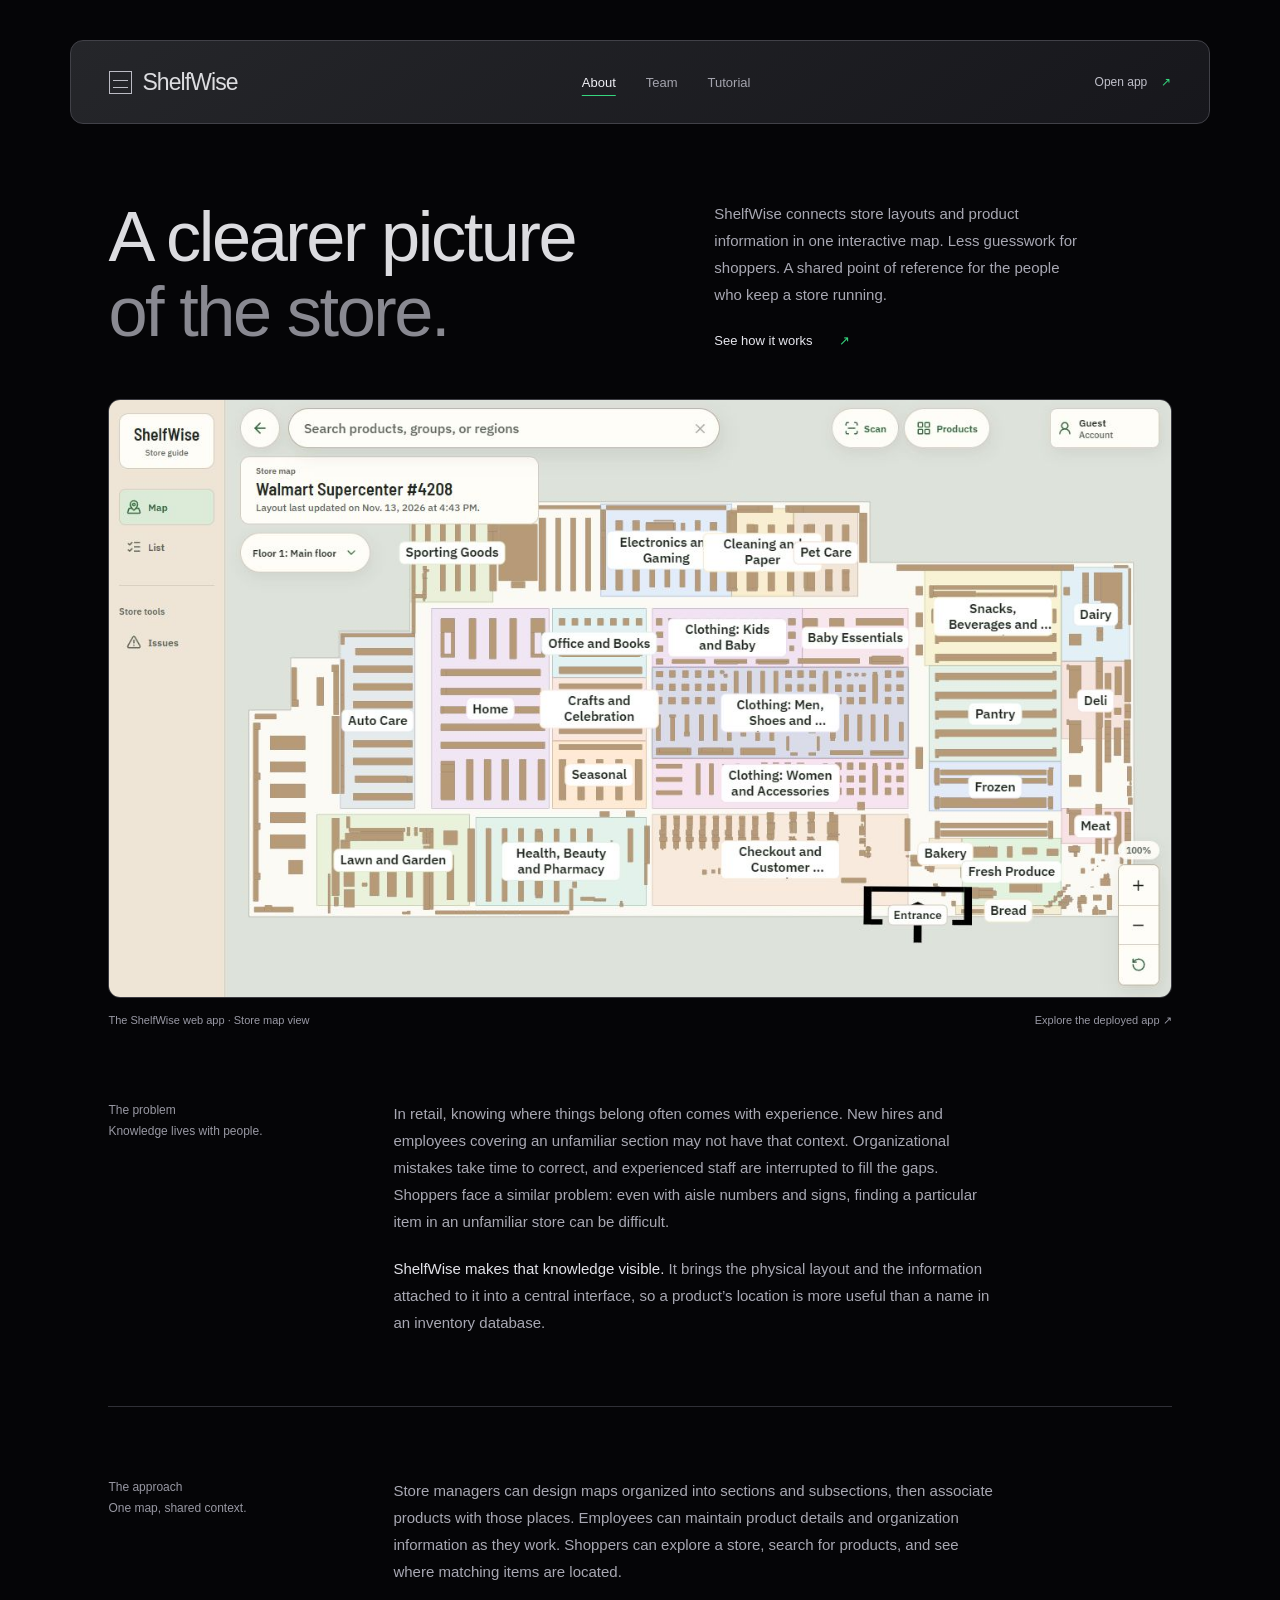
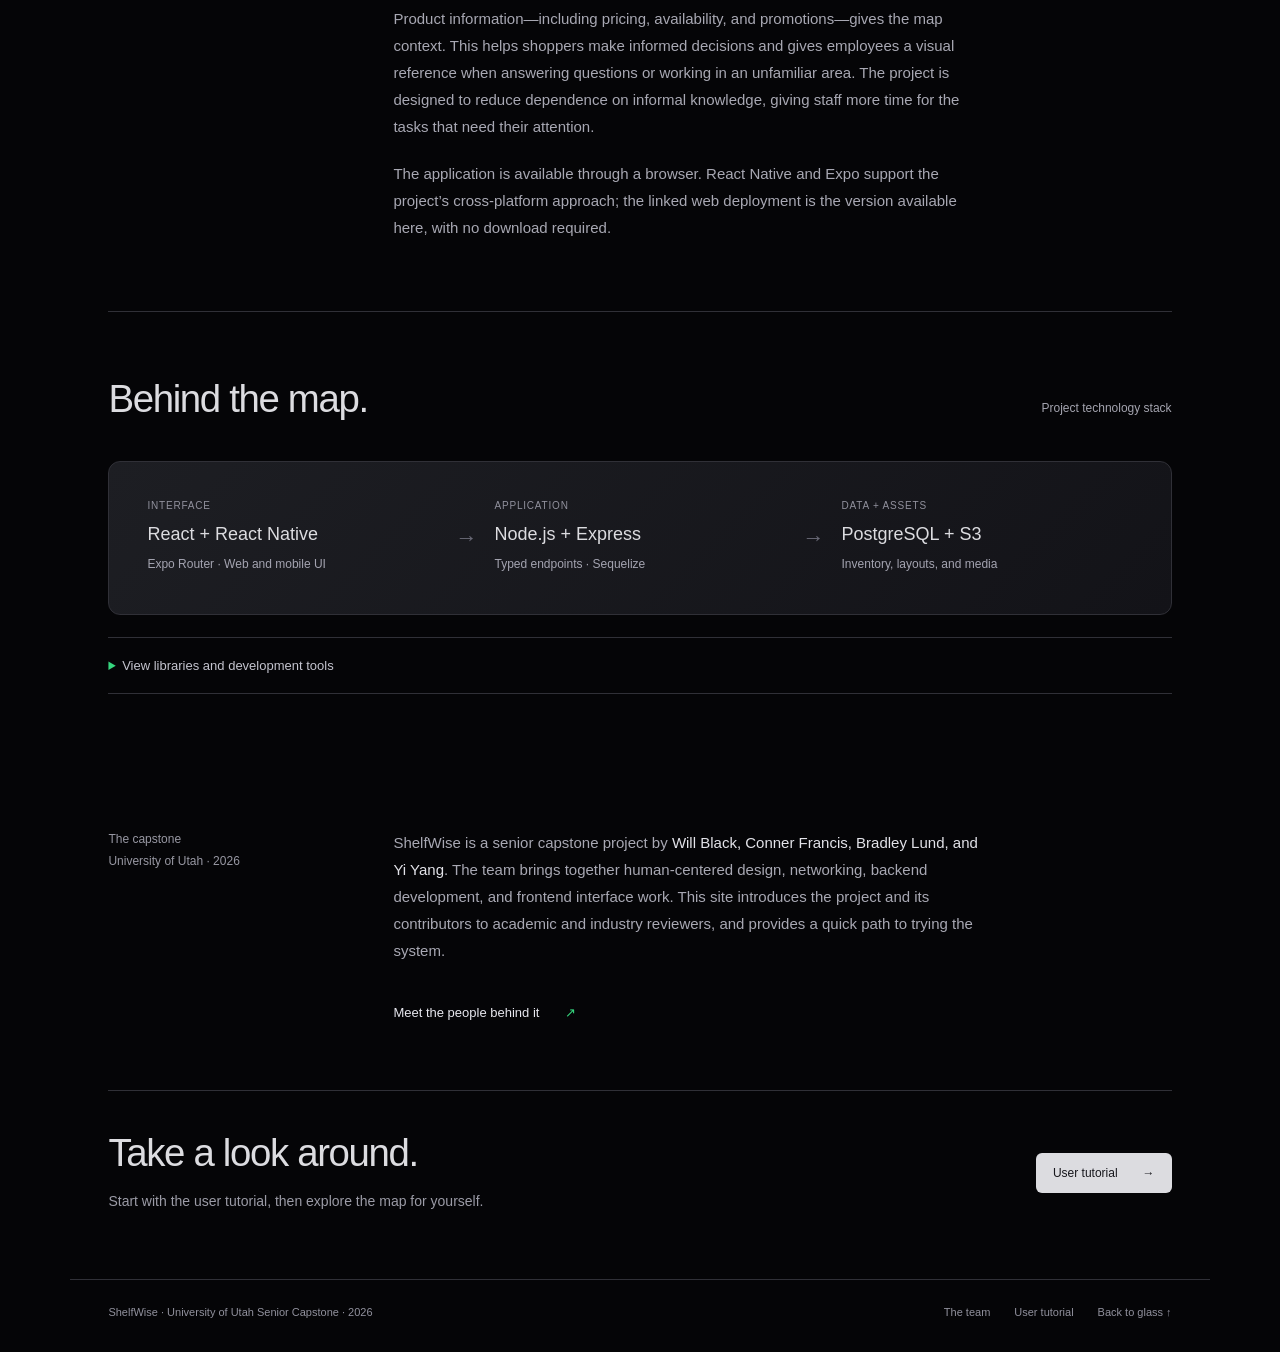
<file: about.html>
<!doctype html>
<html lang="en">
<head><meta charset="utf-8"><meta name="viewport" content="width=device-width,initial-scale=1"><meta name="theme-color" content="#050507"><meta name="description" content="How ShelfWise connects retail inventory to an interactive store map for shoppers, employees, and managers."><title>About the project — ShelfWise</title><link rel="icon" href="assets/favicon.svg" type="image/svg+xml"><link rel="stylesheet" href="site.css"></head>
<body class="inner-page">
  <a class="skip-link" href="#main">Skip to content</a>
  <header class="site-header"><a class="site-brand" href="index.html" aria-label="ShelfWise home"><span class="shelf-symbol" aria-hidden="true"></span>ShelfWise</a><nav class="site-nav" aria-label="Main navigation"><a href="about.html" aria-current="page">About</a><a href="team.html">Team</a><a href="tutorial.html">Tutorial</a></nav><a class="launch-link" href="https://shelfwise-nxbo.onrender.com/" target="_blank" rel="noopener noreferrer">Open app <span aria-hidden="true">↗</span></a></header>
  <main class="site-container" id="main">
    <div class="page-intro"><h1>A clearer picture<br><span>of the store.</span></h1><div><p class="intro-copy">ShelfWise connects store layouts and product information in one interactive map. Less guesswork for shoppers. A shared point of reference for the people who keep a store running.</p><a class="section-link" href="tutorial.html">See how it works <span aria-hidden="true">↗</span></a></div></div>
    <figure class="product-shot"><img src="assets/store-map.jpg" width="1280" height="720" alt="ShelfWise’s live store map with labeled departments, a product search bar, floor selection, and zoom controls."><figcaption><span>The ShelfWise web app · Store map view</span><a href="https://shelfwise-nxbo.onrender.com/" target="_blank" rel="noopener noreferrer">Explore the deployed app ↗</a></figcaption></figure>
    <section class="about-story" aria-labelledby="problem-title"><h2 class="section-caption" id="problem-title">The problem<br>Knowledge lives with people.</h2><div class="story-copy"><p>In retail, knowing where things belong often comes with experience. New hires and employees covering an unfamiliar section may not have that context. Organizational mistakes take time to correct, and experienced staff are interrupted to fill the gaps. Shoppers face a similar problem: even with aisle numbers and signs, finding a particular item in an unfamiliar store can be difficult.</p><p><strong>ShelfWise makes that knowledge visible.</strong> It brings the physical layout and the information attached to it into a central interface, so a product’s location is more useful than a name in an inventory database.</p></div></section>
    <section class="about-story" aria-labelledby="approach-title"><h2 class="section-caption" id="approach-title">The approach<br>One map, shared context.</h2><div class="story-copy"><p>Store managers can design maps organized into sections and subsections, then associate products with those places. Employees can maintain product details and organization information as they work. Shoppers can explore a store, search for products, and see where matching items are located.</p><p>Product information—including pricing, availability, and promotions—gives the map context. This helps shoppers make informed decisions and gives employees a visual reference when answering questions or working in an unfamiliar area. The project is designed to reduce dependence on informal knowledge, giving staff more time for the tasks that need their attention.</p><p>The application is available through a browser. React Native and Expo support the project’s cross-platform approach; the linked web deployment is the version available here, with no download required.</p></div></section>
    <section class="technology" aria-labelledby="tech-title"><div class="section-heading"><h2 id="tech-title">Behind the map.</h2><p>Project technology stack</p></div><div class="tech-flow" role="img" aria-label="React and React Native interfaces communicate over HTTP with a Node.js and Express API, backed by PostgreSQL and S3 asset storage."><div class="tech-node"><small>INTERFACE</small><strong>React + React Native</strong><p>Expo Router · Web and mobile UI</p></div><span class="flow-arrow" aria-hidden="true">→</span><div class="tech-node"><small>APPLICATION</small><strong>Node.js + Express</strong><p>Typed endpoints · Sequelize</p></div><span class="flow-arrow" aria-hidden="true">→</span><div class="tech-node"><small>DATA + ASSETS</small><strong>PostgreSQL + S3</strong><p>Inventory, layouts, and media</p></div></div><details class="tech-details"><summary>View libraries and development tools</summary><dl class="stack-grid"><div><dt>Frontend</dt><dd>React, React Native, Expo Router, react-native-svg, react-native-reanimated, react-native-gesture-handler</dd></div><div><dt>Backend</dt><dd>Node.js, Express, Sequelize, cors, multer, cheerio, dotenv</dd></div><div><dt>Languages and storage</dt><dd>JavaScript, TypeScript, PostgreSQL, Amazon S3</dd></div><div><dt>Development and delivery</dt><dd>GitLab, VS Code, AWS services; web demo available on Render</dd></div></dl></details></section>
    <section class="about-story" aria-labelledby="capstone-title"><h2 class="section-caption" id="capstone-title">The capstone<br>University of Utah · 2026</h2><div class="story-copy"><p>ShelfWise is a senior capstone project by <strong>Will Black, Conner Francis, Bradley Lund, and Yi Yang</strong>. The team brings together human-centered design, networking, backend development, and frontend interface work. This site introduces the project and its contributors to academic and industry reviewers, and provides a quick path to trying the system.</p><a class="section-link" href="team.html">Meet the people behind it <span aria-hidden="true">↗</span></a></div></section>
    <div class="page-close"><div><h2>Take a look around.</h2><p>Start with the user tutorial, then explore the map for yourself.</p></div><a class="button-light" href="tutorial.html">User tutorial <span aria-hidden="true">→</span></a></div>
  </main>
  <footer class="site-footer"><span>ShelfWise · University of Utah Senior Capstone · 2026</span><div><a href="team.html">The team</a><a href="tutorial.html">User tutorial</a><a href="index.html">Back to glass ↑</a></div></footer>
</body>
</html>
</file>
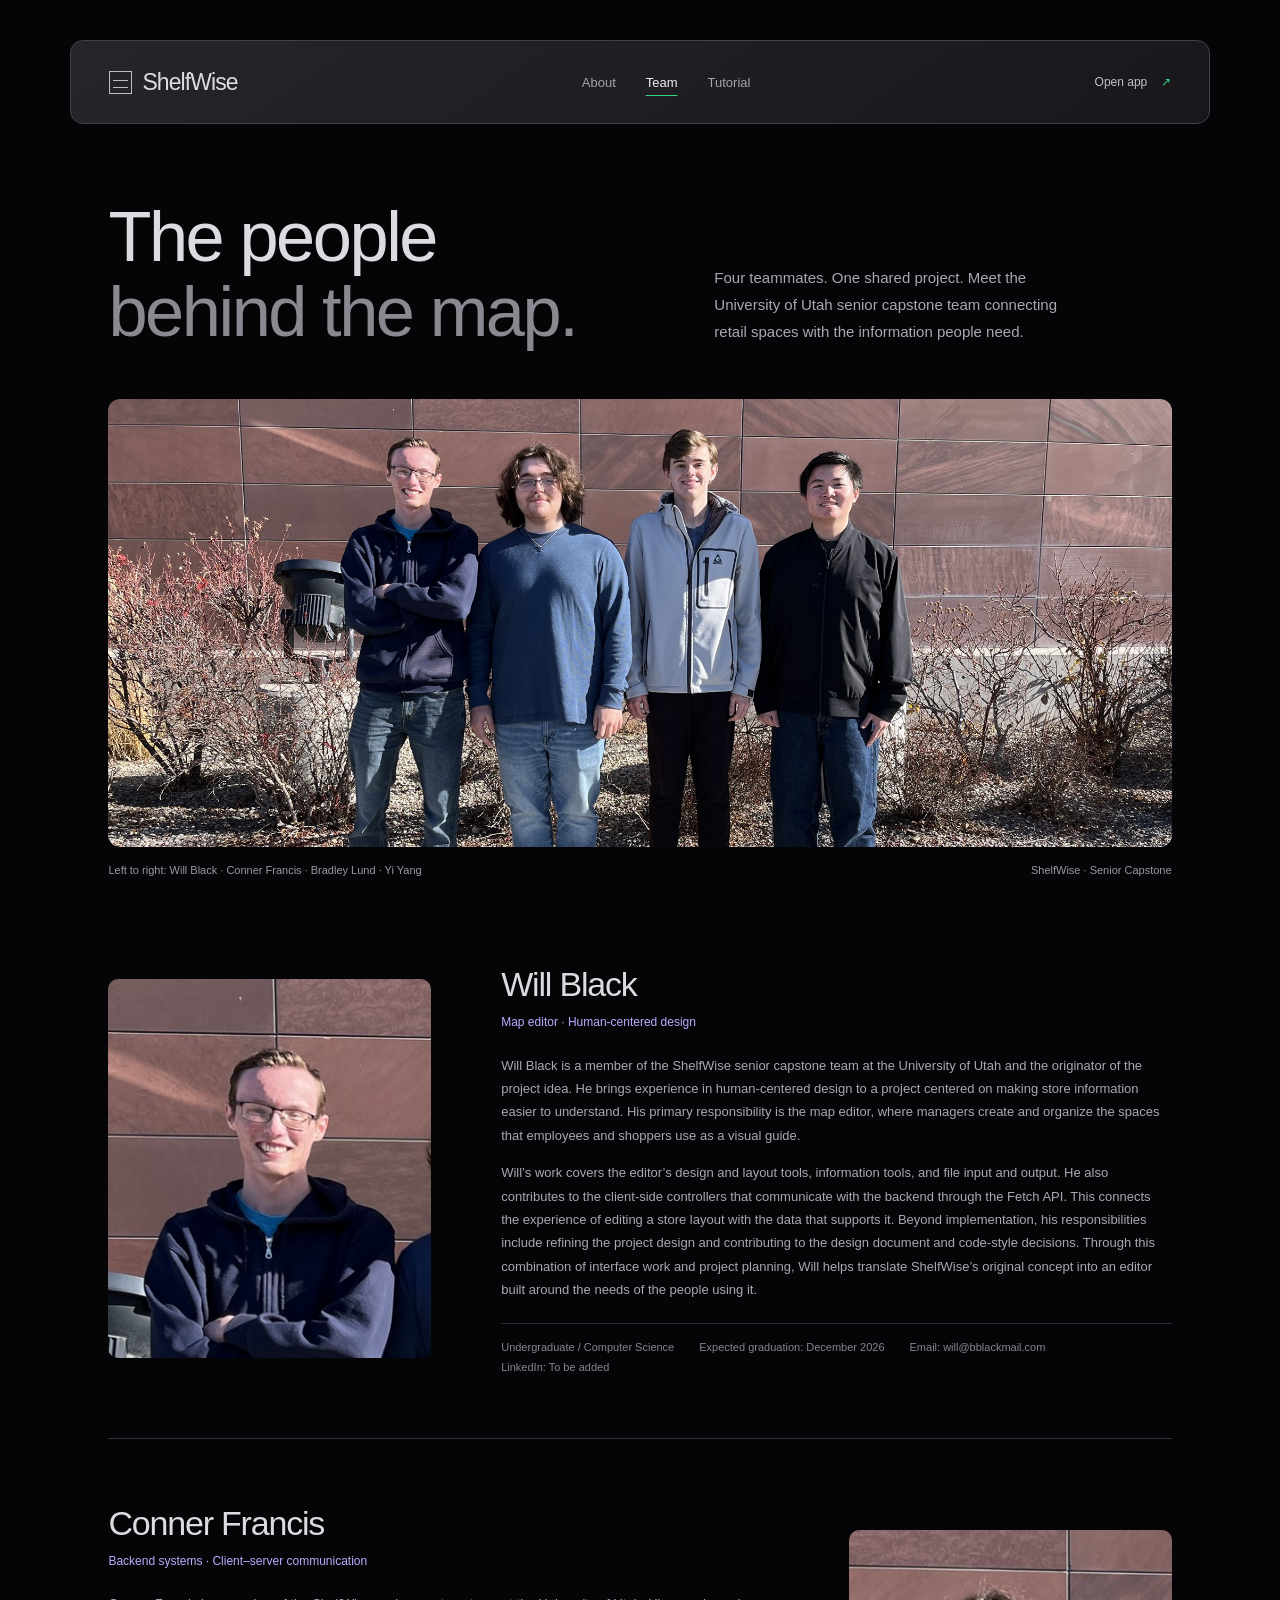
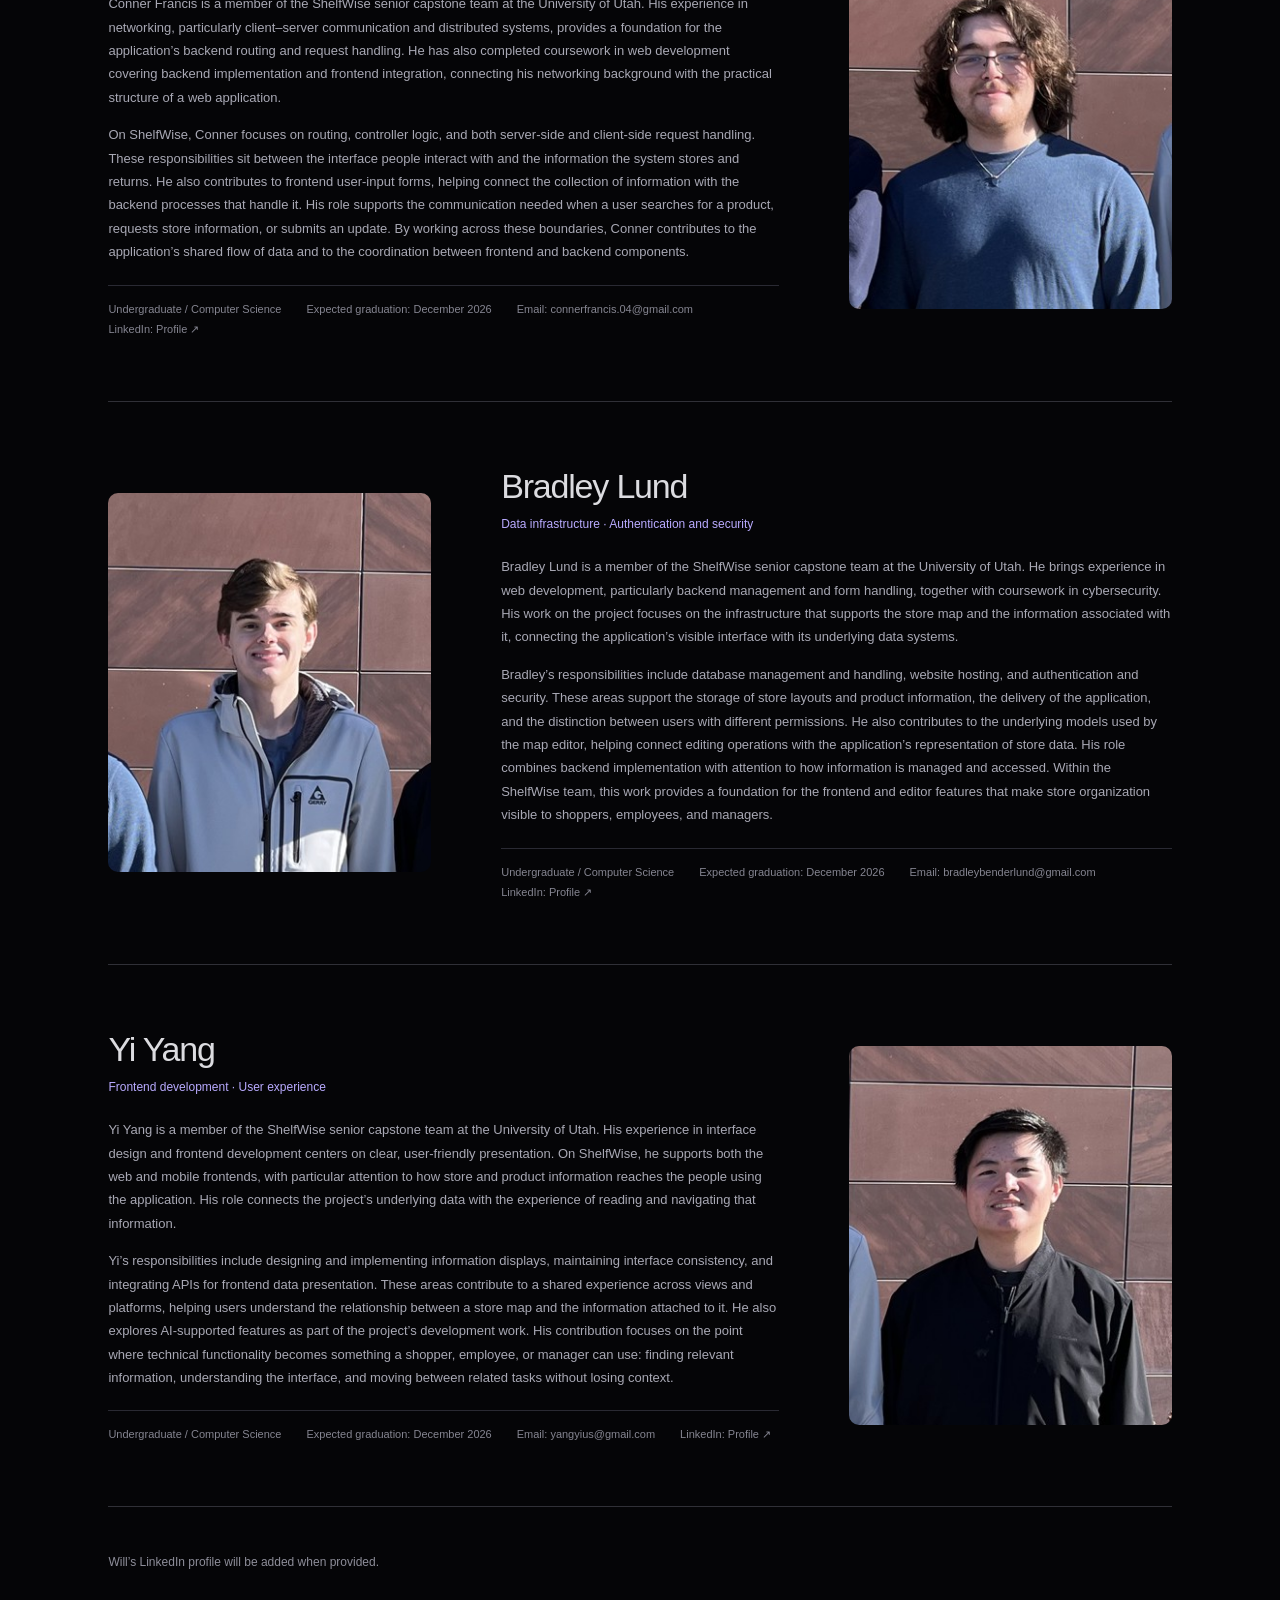
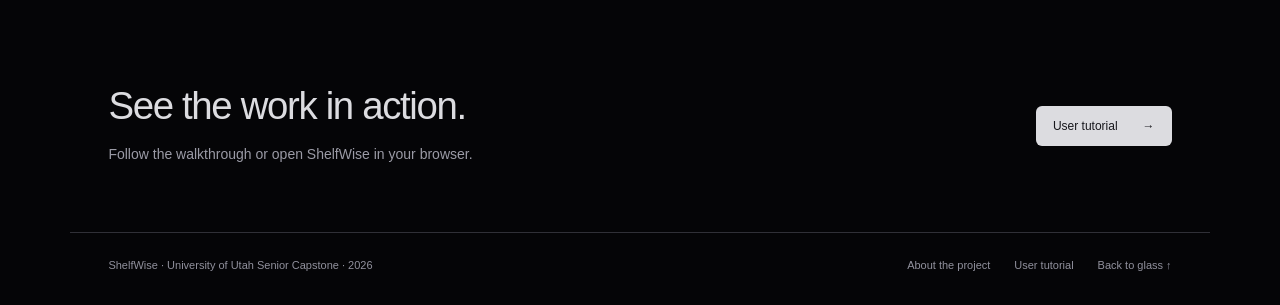
<file: team.html>
<!doctype html>
<html lang="en">
<head><meta charset="utf-8"><meta name="viewport" content="width=device-width,initial-scale=1"><meta name="theme-color" content="#050507"><meta name="description" content="Meet the ShelfWise capstone team: Will Black, Conner Francis, Bradley Lund, and Yi Yang."><title>The team — ShelfWise</title><link rel="icon" href="assets/favicon.svg" type="image/svg+xml"><link rel="stylesheet" href="site.css"></head>
<body class="inner-page">
  <a class="skip-link" href="#main">Skip to content</a>
  <header class="site-header"><a class="site-brand" href="index.html" aria-label="ShelfWise home"><span class="shelf-symbol" aria-hidden="true"></span>ShelfWise</a><nav class="site-nav" aria-label="Main navigation"><a href="about.html">About</a><a href="team.html" aria-current="page">Team</a><a href="tutorial.html">Tutorial</a></nav><a class="launch-link" href="https://shelfwise-nxbo.onrender.com/" target="_blank" rel="noopener noreferrer">Open app <span aria-hidden="true">↗</span></a></header>
  <main class="site-container" id="main">
    <div class="page-intro"><h1>The people<br><span>behind the map.</span></h1><p class="intro-copy">Four teammates. One shared project. Meet the University of Utah senior capstone team connecting retail spaces with the information people need.</p></div>
    <figure class="team-photo"><img src="assets/team.jpg" width="2000" height="1500" alt="ShelfWise’s four teammates standing together outside: Will Black, Conner Francis, Bradley Lund, and Yi Yang, from left to right."><figcaption><span>Left to right: Will Black · Conner Francis · Bradley Lund · Yi Yang</span><span>ShelfWise · Senior Capstone</span></figcaption></figure>
    <div class="member-list">
      <article class="member" id="will"><div class="portrait" style="--portrait-x:24%;--portrait-y:26%" role="img" aria-label="Portrait of Will Black from the team photo"></div><div class="member-content"><h2>Will Black</h2><p class="member-role">Map editor · Human-centered design</p><div class="biography"><p>Will Black is a member of the ShelfWise senior capstone team at the University of Utah and the originator of the project idea. He brings experience in human-centered design to a project centered on making store information easier to understand. His primary responsibility is the map editor, where managers create and organize the spaces that employees and shoppers use as a visual guide.</p><p>Will’s work covers the editor’s design and layout tools, information tools, and file input and output. He also contributes to the client-side controllers that communicate with the backend through the Fetch API. This connects the experience of editing a store layout with the data that supports it. Beyond implementation, his responsibilities include refining the project design and contributing to the design document and code-style decisions. Through this combination of interface work and project planning, Will helps translate ShelfWise’s original concept into an editor built around the needs of the people using it.</p></div><div class="member-meta"><span>Undergraduate / Computer Science</span><span>Expected graduation: December 2026</span><span>Email: <a href="mailto:will@bblackmail.com">will@bblackmail.com</a></span><span>LinkedIn: To be added</span></div></div></article>
      <article class="member" id="conner"><div class="portrait" style="--portrait-x:39.7%;--portrait-y:28%" role="img" aria-label="Portrait of Conner Francis from the team photo"></div><div class="member-content"><h2>Conner Francis</h2><p class="member-role">Backend systems · Client–server communication</p><div class="biography"><p>Conner Francis is a member of the ShelfWise senior capstone team at the University of Utah. His experience in networking, particularly client–server communication and distributed systems, provides a foundation for the application’s backend routing and request handling. He has also completed coursework in web development covering backend implementation and frontend integration, connecting his networking background with the practical structure of a web application.</p><p>On ShelfWise, Conner focuses on routing, controller logic, and both server-side and client-side request handling. These responsibilities sit between the interface people interact with and the information the system stores and returns. He also contributes to frontend user-input forms, helping connect the collection of information with the backend processes that handle it. His role supports the communication needed when a user searches for a product, requests store information, or submits an update. By working across these boundaries, Conner contributes to the application’s shared flow of data and to the coordination between frontend and backend components.</p></div><div class="member-meta"><span>Undergraduate / Computer Science</span><span>Expected graduation: December 2026</span><span>Email: <a href="mailto:connerfrancis.04@gmail.com">connerfrancis.04@gmail.com</a></span><span>LinkedIn: <a href="https://www.linkedin.com/in/conner-francis-john" target="_blank" rel="noopener noreferrer" aria-label="Conner Francis on LinkedIn (opens in a new tab)">Profile ↗</a></span></div></div></article>
      <article class="member" id="bradley"><div class="portrait" style="--portrait-x:55.8%;--portrait-y:25%" role="img" aria-label="Portrait of Bradley Lund from the team photo"></div><div class="member-content"><h2>Bradley Lund</h2><p class="member-role">Data infrastructure · Authentication and security</p><div class="biography"><p>Bradley Lund is a member of the ShelfWise senior capstone team at the University of Utah. He brings experience in web development, particularly backend management and form handling, together with coursework in cybersecurity. His work on the project focuses on the infrastructure that supports the store map and the information associated with it, connecting the application’s visible interface with its underlying data systems.</p><p>Bradley’s responsibilities include database management and handling, website hosting, and authentication and security. These areas support the storage of store layouts and product information, the delivery of the application, and the distinction between users with different permissions. He also contributes to the underlying models used by the map editor, helping connect editing operations with the application’s representation of store data. His role combines backend implementation with attention to how information is managed and accessed. Within the ShelfWise team, this work provides a foundation for the frontend and editor features that make store organization visible to shoppers, employees, and managers.</p></div><div class="member-meta"><span>Undergraduate / Computer Science</span><span>Expected graduation: December 2026</span><span>Email: <a href="mailto:bradleybenderlund@gmail.com">bradleybenderlund@gmail.com</a></span><span>LinkedIn: <a href="https://www.linkedin.com/in/bradley-lund-309a2a186" target="_blank" rel="noopener noreferrer" aria-label="Bradley Lund on LinkedIn (opens in a new tab)">Profile &#8599;</a></span></div></div></article>
      <article class="member" id="yi"><div class="portrait" style="--portrait-x:71.5%;--portrait-y:29%" role="img" aria-label="Portrait of Yi Yang from the team photo"></div><div class="member-content"><h2>Yi Yang</h2><p class="member-role">Frontend development · User experience</p><div class="biography"><p>Yi Yang is a member of the ShelfWise senior capstone team at the University of Utah. His experience in interface design and frontend development centers on clear, user-friendly presentation. On ShelfWise, he supports both the web and mobile frontends, with particular attention to how store and product information reaches the people using the application. His role connects the project’s underlying data with the experience of reading and navigating that information.</p><p>Yi’s responsibilities include designing and implementing information displays, maintaining interface consistency, and integrating APIs for frontend data presentation. These areas contribute to a shared experience across views and platforms, helping users understand the relationship between a store map and the information attached to it. He also explores AI-supported features as part of the project’s development work. His contribution focuses on the point where technical functionality becomes something a shopper, employee, or manager can use: finding relevant information, understanding the interface, and moving between related tasks without losing context.</p></div><div class="member-meta"><span>Undergraduate / Computer Science</span><span>Expected graduation: December 2026</span><span>Email: <a href="mailto:yangyius@gmail.com">yangyius@gmail.com</a></span><span>LinkedIn: <a href="https://www.linkedin.com/in/yangyiusa" target="_blank" rel="noopener noreferrer" aria-label="Yi Yang on LinkedIn (opens in a new tab)">Profile ↗</a></span></div></div></article>
    </div>
    <p class="team-end">Will’s LinkedIn profile will be added when provided.</p>
    <div class="page-close"><div><h2>See the work in action.</h2><p>Follow the walkthrough or open ShelfWise in your browser.</p></div><a class="button-light" href="tutorial.html">User tutorial <span aria-hidden="true">→</span></a></div>
  </main>
  <footer class="site-footer"><span>ShelfWise · University of Utah Senior Capstone · 2026</span><div><a href="about.html">About the project</a><a href="tutorial.html">User tutorial</a><a href="index.html">Back to glass ↑</a></div></footer>
</body>
</html>
</file>
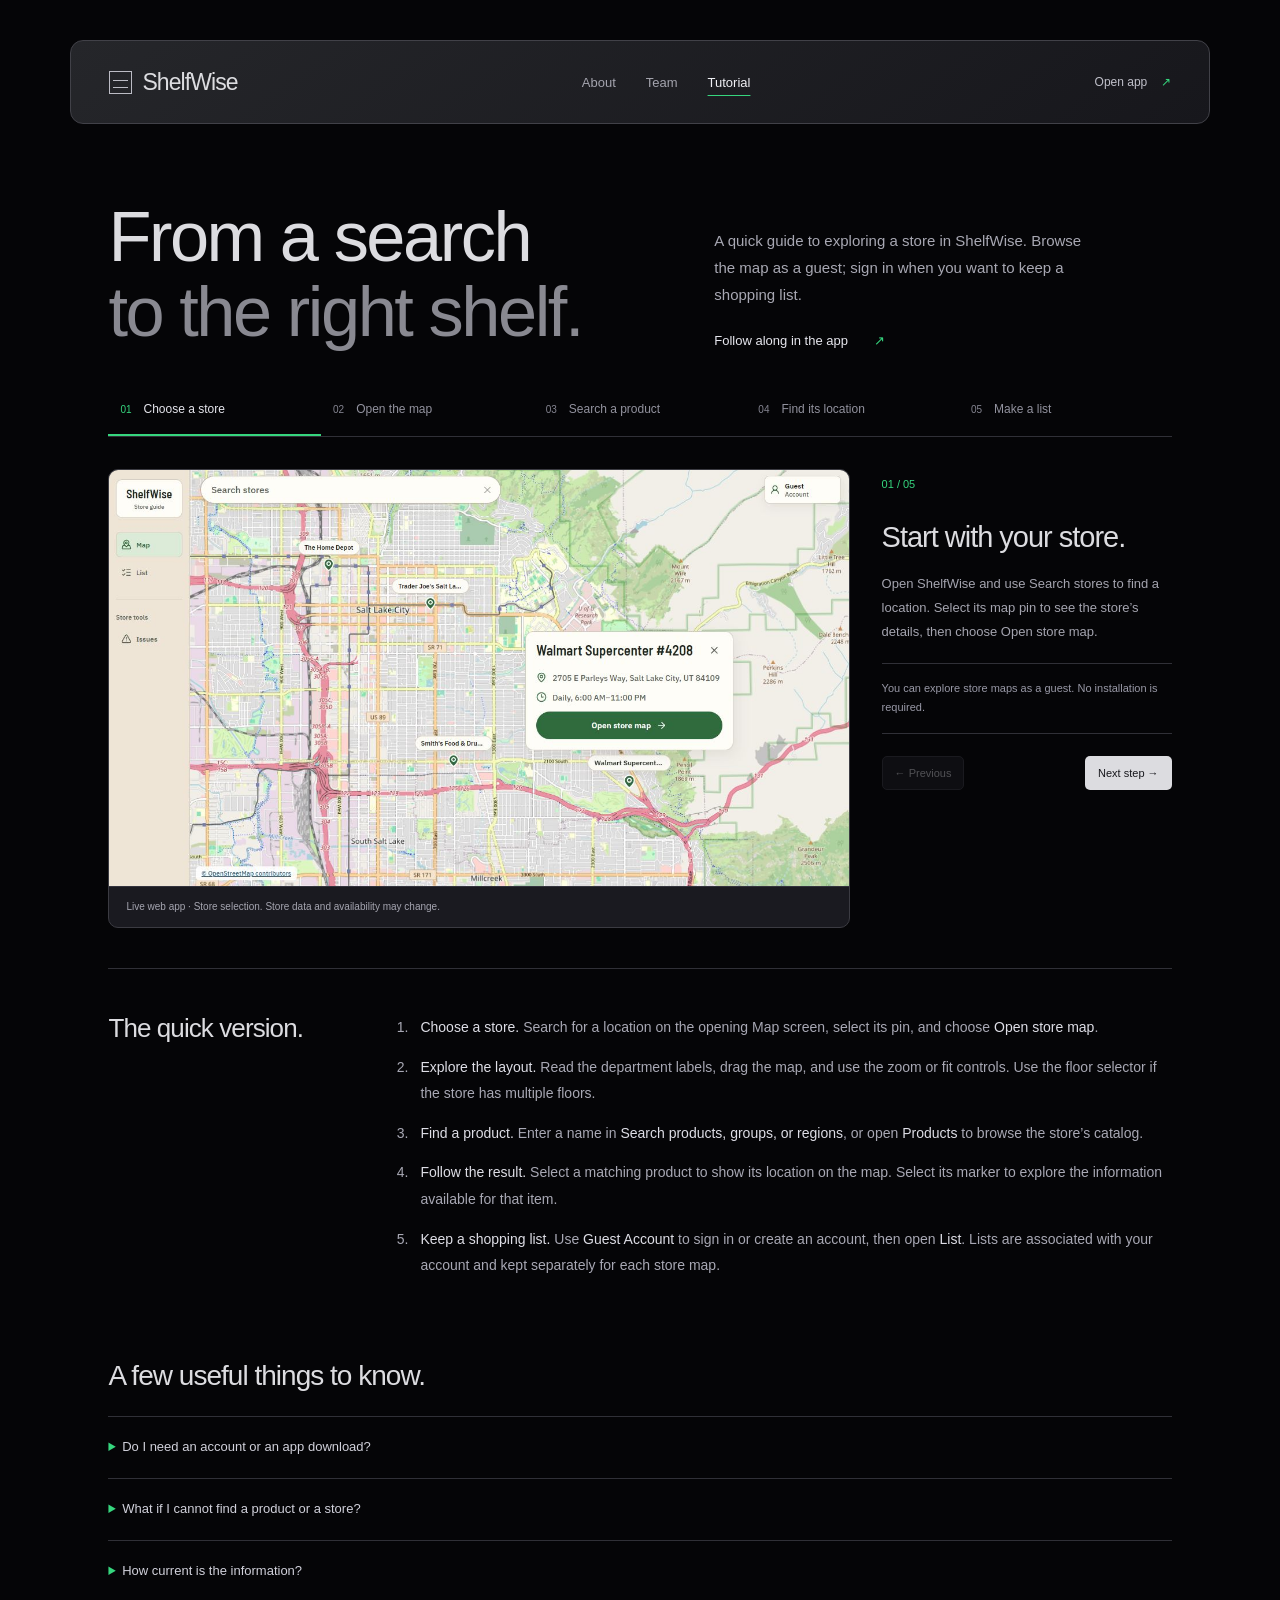
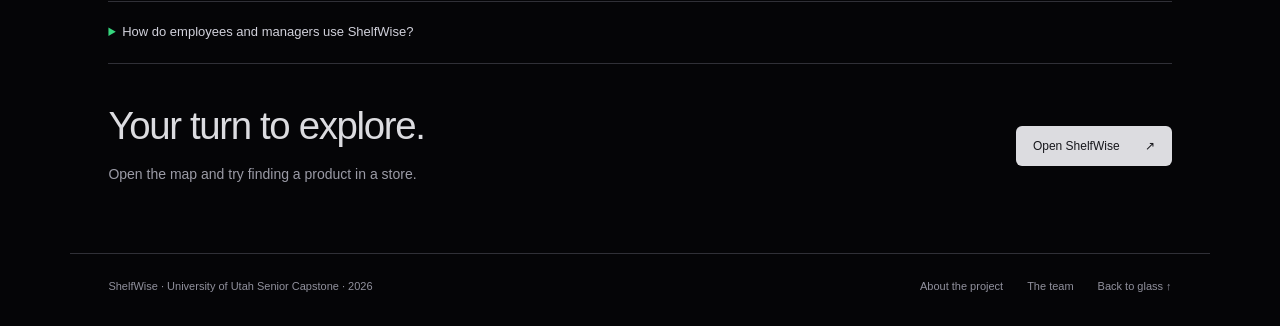
<file: tutorial.html>
<!doctype html>
<html lang="en">
<head><meta charset="utf-8"><meta name="viewport" content="width=device-width,initial-scale=1"><meta name="theme-color" content="#050507"><meta name="description" content="Get started with ShelfWise: choose a store, open its map, find a product, and use your shopping list."><title>User tutorial — ShelfWise</title><link rel="icon" href="assets/favicon.svg" type="image/svg+xml"><link rel="stylesheet" href="site.css"><script src="tutorial.js" defer></script></head>
<body class="inner-page">
  <a class="skip-link" href="#main">Skip to content</a>
  <header class="site-header"><a class="site-brand" href="index.html" aria-label="ShelfWise home"><span class="shelf-symbol" aria-hidden="true"></span>ShelfWise</a><nav class="site-nav" aria-label="Main navigation"><a href="about.html">About</a><a href="team.html">Team</a><a href="tutorial.html" aria-current="page">Tutorial</a></nav><a class="launch-link" href="https://shelfwise-nxbo.onrender.com/" target="_blank" rel="noopener noreferrer">Open app <span aria-hidden="true">↗</span></a></header>
  <main class="site-container" id="main">
    <div class="page-intro tutorial-intro"><h1>From a search<br><span>to the right shelf.</span></h1><div><p class="intro-copy">A quick guide to exploring a store in ShelfWise. Browse the map as a guest; sign in when you want to keep a shopping list.</p><a class="section-link" href="https://shelfwise-nxbo.onrender.com/" target="_blank" rel="noopener noreferrer">Follow along in the app <span aria-hidden="true">↗</span></a></div></div>
    <div class="guide-tabs" role="tablist" aria-label="Tutorial steps"><button type="button" id="step-tab-0" role="tab" aria-selected="true" aria-controls="walkthrough" data-step="0"><span>01</span>Choose a store</button><button type="button" id="step-tab-1" role="tab" aria-selected="false" aria-controls="walkthrough" tabindex="-1" data-step="1"><span>02</span>Open the map</button><button type="button" id="step-tab-2" role="tab" aria-selected="false" aria-controls="walkthrough" tabindex="-1" data-step="2"><span>03</span>Search a product</button><button type="button" id="step-tab-3" role="tab" aria-selected="false" aria-controls="walkthrough" tabindex="-1" data-step="3"><span>04</span>Find its location</button><button type="button" id="step-tab-4" role="tab" aria-selected="false" aria-controls="walkthrough" tabindex="-1" data-step="4"><span>05</span>Make a list</button></div>
    <section class="guide-stage" id="walkthrough" role="tabpanel" aria-labelledby="step-tab-0" tabindex="0"><figure class="guide-image"><img id="guide-screenshot" src="assets/store-selection.jpg" width="1280" height="720" alt="ShelfWise city map with a selected store and an Open store map button."><figcaption id="guide-caption">Live web app · Store selection. Store data and availability may change.</figcaption></figure><div class="guide-instructions" aria-live="polite" aria-atomic="true"><p class="step-count" id="step-count">01 / 05</p><h2 id="step-title">Start with your store.</h2><p id="step-description">Open ShelfWise and use Search stores to find a location. Select its map pin to see the store’s details, then choose Open store map.</p><div class="guide-note" id="step-note">You can explore store maps as a guest. No installation is required.</div><div class="guide-navigation"><button type="button" id="previous-step" disabled>← Previous</button><button type="button" id="next-step">Next step →</button></div></div></section>
    <section class="guide-static" aria-labelledby="quick-start"><h2 id="quick-start">The quick version.</h2><ol><li><strong>Choose a store.</strong> Search for a location on the opening Map screen, select its pin, and choose <strong>Open store map</strong>.</li><li><strong>Explore the layout.</strong> Read the department labels, drag the map, and use the zoom or fit controls. Use the floor selector if the store has multiple floors.</li><li><strong>Find a product.</strong> Enter a name in <strong>Search products, groups, or regions</strong>, or open <strong>Products</strong> to browse the store’s catalog.</li><li><strong>Follow the result.</strong> Select a matching product to show its location on the map. Select its marker to explore the information available for that item.</li><li><strong>Keep a shopping list.</strong> Use <strong>Guest Account</strong> to sign in or create an account, then open <strong>List</strong>. Lists are associated with your account and kept separately for each store map.</li></ol></section>
    <section class="faq" aria-labelledby="questions-title"><h2 id="questions-title">A few useful things to know.</h2><details><summary>Do I need an account or an app download?</summary><p>You can open the deployed web app in a browser and explore store maps as a guest. The shopping-list feature asks you to sign in. No desktop installer or mobile package is required for the web version linked here.</p></details><details><summary>What if I cannot find a product or a store?</summary><p>Check the spelling and try a shorter search. Make sure the right store and floor are open, or use Products to browse the catalog. A missing result does not confirm that a physical store is out of stock; it may mean the item or location has not been added to that map.</p></details><details><summary>How current is the information?</summary><p>The map displays a layout-update timestamp. Product details depend on the information maintained for that store, so availability and pricing can change. Check the information shown in the app and ask store staff when you need confirmation.</p></details><details><summary>How do employees and managers use ShelfWise?</summary><p>The project is designed around role-based updates: managers create and organize layouts, while employees maintain product information and store organization. Editing tools depend on the permissions assigned to an account. This public tutorial demonstrates the guest shopping workflow; administrative access is not required.</p></details></section>
    <div class="page-close"><div><h2>Your turn to explore.</h2><p>Open the map and try finding a product in a store.</p></div><a class="button-light" href="https://shelfwise-nxbo.onrender.com/" target="_blank" rel="noopener noreferrer">Open ShelfWise <span aria-hidden="true">↗</span></a></div>
  </main>
  <footer class="site-footer"><span>ShelfWise · University of Utah Senior Capstone · 2026</span><div><a href="about.html">About the project</a><a href="team.html">The team</a><a href="index.html">Back to glass ↑</a></div></footer>
</body>
</html>
</file>
<file: site.css>
@font-face{font-family:Inter;src:url('https://rsms.me/inter/font-files/InterVariable.woff2?v=4.1') format('woff2');font-weight:100 900;font-style:normal;font-display:swap}
:root{color-scheme:dark;font-family:Inter,Arial,sans-serif;color:#dcdce0;background:#050507;--muted:#9b9ba5;--line:#303037;--green:#36d67e;--lavender:#b9abff}
*{box-sizing:border-box}body{margin:0}a{color:inherit;text-decoration:none}button,input{font:inherit}button{cursor:pointer}button,a{touch-action:manipulation}img{max-width:100%;display:block}::selection{background:#3679d9;color:#fff}:focus-visible{outline:2px solid var(--lavender);outline-offset:6px}html{scrollbar-color:#45454e #111115;scroll-behavior:smooth}.skip-link{position:fixed;top:-100px;left:24px;z-index:20;background:#dcdce0;color:#151518;padding:13px 20px;border-radius:6px}.skip-link:focus{top:20px}.inner-page{overflow:auto;min-height:100svh}.inner-page p{line-height:1.8}.inner-page h1,.inner-page h2,.inner-page h3{font-weight:500;margin:0;letter-spacing:-.035em}.inner-page h1{font-size:clamp(42px,5.5vw,82px);line-height:1.06}.inner-page h2{font-size:clamp(27px,3vw,42px);line-height:1.15}.inner-page h3{font-size:22px;line-height:1.3}
.site-header{width:89%;margin:40px auto 0;min-height:84px;padding:20px 38px;display:flex;align-items:center;gap:30px;border:1px solid #414148;border-radius:13px;background:linear-gradient(145deg,#25262a,#17171c);position:relative}.site-brand{display:flex;align-items:center;gap:10px;font-weight:500;font-size:23px;letter-spacing:-.04em}.shelf-symbol{display:inline-block;width:23px;height:23px;border:1.5px solid #bcbcc5;position:relative}.shelf-symbol:before,.shelf-symbol:after{content:'';position:absolute;left:3px;right:3px;height:1px;background:#bcbcc5;top:8px}.shelf-symbol:after{top:15px}.site-nav{display:flex;align-items:center;gap:30px;margin:auto;font-size:13px;color:#a4a4ae}.site-nav a{padding:10px 0}.site-nav a:hover,.site-nav a[aria-current=page]{color:#f0f0f5}.site-nav a[aria-current=page]{text-decoration:underline;text-decoration-color:var(--green);text-underline-offset:8px}.launch-link{font-size:12px;color:#c0c0ca;white-space:nowrap}.launch-link span{margin-left:10px;color:var(--green)}.launch-link:hover{color:white}.site-container{width:calc(89% - 76px);max-width:1320px;margin:0 auto}.page-intro{display:grid;grid-template-columns:1.15fr 1fr;align-items:end;gap:80px;margin:76px 0 50px}.page-intro h1 span{color:#898991}.intro-copy{color:#a8a8b3;max-width:44ch;font-size:15px;margin:0 0 4px}.intro-copy a{color:#dedee5;text-decoration:underline;text-underline-offset:5px}.section-link{display:inline-flex;gap:26px;align-items:center;font-size:13px;margin-top:21px;color:#e7e7ee}.section-link span{color:var(--green)}.section-link:hover{color:var(--green)}
.product-shot{margin:0}.product-shot img{width:100%;border:1px solid #3b3b42;border-radius:12px}.product-shot figcaption,.team-photo figcaption{font-size:11px;color:#9999a5;display:flex;justify-content:space-between;gap:30px;margin-top:13px;line-height:1.7}.product-shot figcaption a:hover{text-decoration:underline}.about-story{display:grid;grid-template-columns:220px 1fr;gap:65px;padding:70px 0;border-bottom:1px solid var(--line)}.section-caption{font-size:12px;line-height:1.6;color:#9898a3}.story-copy{max-width:72ch;color:#a8a8b3;font-size:15px}.story-copy p{margin:0 0 20px}.story-copy p:last-child{margin-bottom:0}.story-copy strong{font-weight:500;color:#e3e3e9}.technology{padding:65px 0}.section-heading{display:flex;align-items:baseline;justify-content:space-between;gap:30px;margin-bottom:30px}.section-heading p{font-size:12px;color:#a4a4af}.tech-flow{display:grid;grid-template-columns:1fr 40px 1fr 40px 1fr;align-items:center;padding:30px;border:1px solid var(--line);border-radius:12px;background:linear-gradient(135deg,#1d1e23,#131318)}.tech-node{padding:8px}.tech-node small{display:block;font-size:10px;letter-spacing:.08em;color:#91919d;margin-bottom:13px}.tech-node strong{font-size:18px;font-weight:500}.tech-node p{font-size:12px;color:#a4a4b1;margin:9px 0 0}.flow-arrow{color:#6a6a77;font-size:22px;text-align:center}.tech-details{margin-top:22px;border-top:1px solid var(--line);border-bottom:1px solid var(--line);font-size:13px}.tech-details summary{cursor:pointer;padding:20px 0;color:#c4c4ce}.tech-details summary::marker{color:var(--green)}.stack-grid{display:grid;grid-template-columns:1fr 1fr;gap:20px 40px;padding:4px 0 25px}.stack-grid dt{font-weight:500;color:#dedee6;margin-bottom:7px}.stack-grid dd{color:#9b9ba7;font-size:12px;line-height:1.8;margin:0}.page-close{padding:40px 0 65px;display:flex;justify-content:space-between;gap:25px;align-items:center}.page-close p{color:#9b9ba6;font-size:14px;margin-bottom:0}.button-light{display:inline-flex;align-items:center;justify-content:center;gap:25px;background:#dcdce0;color:#17171c;padding:13px 17px;border-radius:6px;font-size:12px;font-weight:500;white-space:nowrap}.button-light:hover{background:var(--green)}.site-footer{width:89%;margin:0 auto;padding:26px 38px 34px;border-top:1px solid var(--line);display:flex;justify-content:space-between;gap:25px;font-size:11px;color:#91919d}.site-footer div{display:flex;gap:24px}.site-footer a:hover{color:#e3e3eb}
.team-photo{margin:0 0 85px}.team-photo img{width:100%;height:clamp(270px,35vw,480px);object-fit:cover;object-position:center 44%;border-radius:12px}.team-photo figcaption{margin-top:14px}.member-list{display:grid;gap:65px}.member{display:grid;grid-template-columns:minmax(220px,.65fr) 1.35fr;gap:70px;align-items:center;padding-bottom:65px;border-bottom:1px solid var(--line)}.member:nth-child(even){grid-template-columns:1.35fr minmax(220px,.65fr)}.member:nth-child(even) .portrait{order:2}.portrait{width:100%;aspect-ratio:4/4.7;max-height:390px;border-radius:10px;background-image:url('assets/team.jpg');background-size:600% auto;background-position:var(--portrait-x) var(--portrait-y,26%);background-repeat:no-repeat;background-color:#242429}.member-content h2{font-size:34px;margin-bottom:8px}.member-role{font-size:12px;color:#b9abff;margin:0 0 20px;line-height:1.6}.biography{font-size:13px;color:#a8a8b4;line-height:1.85}.biography p{margin:0 0 14px}.member-meta{display:flex;flex-wrap:wrap;gap:8px 25px;font-size:11px;color:#858591;margin-top:21px;padding-top:17px;border-top:1px solid #2a2a33}.member-meta span{display:block}.team-end{margin:45px 0 70px;font-size:12px;color:#8e8e9a;line-height:1.8}
.tutorial-intro{margin-bottom:35px}.guide-tabs{display:flex;gap:0;border-bottom:1px solid var(--line);overflow-x:auto}.guide-tabs button{border:0;border-bottom:2px solid transparent;background:none;color:#92929e;flex:1;padding:18px 12px;font-size:12px;text-align:left;white-space:nowrap}.guide-tabs button span{font-size:10px;margin-right:12px;color:#747480;font-variant-numeric:tabular-nums}.guide-tabs button[aria-selected=true]{border-color:var(--green);color:#e6e6ed}.guide-tabs button[aria-selected=true] span{color:var(--green)}.guide-stage{display:grid;grid-template-columns:1fr 290px;gap:32px;padding:32px 0 40px;align-items:start}.guide-image{margin:0;position:relative;overflow:hidden;border-radius:10px;border:1px solid #3b3b42;background:#1a1a20}.guide-image img{width:100%;aspect-ratio:16/10;object-fit:cover;object-position:left top}.guide-image figcaption{padding:12px 17px;font-size:10px;color:#a5a5b0;border-top:1px solid #33333d;line-height:1.6}.guide-instructions{padding-top:6px}.step-count{color:var(--green);font-size:11px;font-variant-numeric:tabular-nums;margin:0 0 26px!important}.guide-instructions h2{font-size:29px}.guide-instructions p:not(.step-count){font-size:13px;line-height:1.85;color:#a4a4af;margin:18px 0}.guide-note{padding:15px 0;border-top:1px solid var(--line);border-bottom:1px solid var(--line);font-size:11px;color:#9898a6;line-height:1.8}.guide-navigation{display:flex;justify-content:space-between;align-items:center;gap:10px;margin-top:22px}.guide-navigation button{border:1px solid #42424c;border-radius:5px;background:#202027;color:#dddde5;padding:10px 12px;font-size:11px}.guide-navigation button:hover:not(:disabled){border-color:#8f86aa}.guide-navigation button:disabled{opacity:.35;cursor:default}.guide-navigation button:last-child{background:#dcdce0;color:#17171c;border-color:transparent}.guide-navigation button:last-child:hover:not(:disabled){background:var(--green)}.guide-static{display:grid;grid-template-columns:220px 1fr;gap:65px;padding:45px 0 30px;border-top:1px solid var(--line)}.guide-static h2{font-size:26px}.guide-static ol{margin:0;padding-left:19px;color:#a8a8b4;font-size:14px;line-height:1.9}.guide-static li{padding-left:8px;margin-bottom:13px}.guide-static strong{color:#dedee6;font-weight:500}.faq{margin:38px 0 0}.faq h2{font-size:28px;margin-bottom:24px}.faq details{padding:20px 0;border-top:1px solid var(--line);font-size:13px}.faq details:last-child{border-bottom:1px solid var(--line)}.faq summary{cursor:pointer;color:#d1d1db;line-height:1.6}.faq summary::marker{color:var(--green)}.faq details p{color:#a4a4b1;max-width:78ch;margin:16px 0 0;font-size:13px}.faq a{color:#dcdce0;text-decoration:underline;text-underline-offset:4px}
/* The opening preserves the glass template; the linked pages use reading sizes. */
#hero .brand-mark:after{transform:none;inset:22%;border-left:0;border-bottom:1px solid #17171c;border-top:1px solid #17171c}#paper .project-reveal{top:23%;left:36%;width:42%;max-width:650px}#paper .project-reveal h2{font-size:clamp(32px,3.4vw,54px);line-height:1.08;letter-spacing:-.035em;font-weight:500;margin:0 0 25px}#paper .project-reveal>p:not(.reveal-label){font-size:clamp(12px,1vw,16px);line-height:1.85;margin:0 0 19px}#paper .project-reveal .reveal-label{font-size:10px;letter-spacing:.14em;color:#93939f;margin:0 0 22px}.reveal-links{display:flex;flex-direction:column;gap:0;margin:28px 0 45px}.reveal-links a{display:flex;justify-content:space-between;gap:20px;padding:15px 0;border-top:1px solid #303038;font-size:12px;color:#cfcfd9}.reveal-links a span{color:var(--green)}.reveal-links a:hover{color:var(--green)}
@media(max-width:1000px){.site-header{padding:18px 25px}.site-container{width:calc(89% - 50px)}.page-intro{gap:38px;margin-top:58px}.about-story,.guide-static{grid-template-columns:150px 1fr;gap:38px}.member{gap:40px}.guide-stage{grid-template-columns:1fr 245px;gap:24px}.guide-tabs button{font-size:11px;padding:16px 8px}.guide-tabs button span{margin-right:6px}.site-nav{gap:21px}.site-footer{padding-left:25px;padding-right:25px}}
@media(max-width:700px){.site-header{width:calc(100% - 32px);margin-top:16px;padding:17px 18px;min-height:76px;gap:14px;flex-wrap:wrap}.site-brand{font-size:20px}.shelf-symbol{width:20px;height:20px}.site-nav{order:3;flex-basis:100%;justify-content:center;gap:32px;border-top:1px solid #36363e;padding-top:5px;margin-top:3px;font-size:12px}.launch-link{margin-left:auto;font-size:11px}.launch-link span{margin-left:4px}.site-container{width:calc(100% - 68px)}.page-intro{grid-template-columns:1fr;gap:23px;margin:44px 0 32px}.intro-copy{font-size:13px;max-width:48ch}.page-intro h1{font-size:clamp(38px,10vw,63px)}.product-shot img{border-radius:7px}.product-shot figcaption,.team-photo figcaption{font-size:10px;display:block}.product-shot figcaption span,.team-photo figcaption span{display:block;margin-bottom:4px}.about-story{grid-template-columns:1fr;gap:22px;padding:38px 0}.section-caption{margin:0;font-size:11px}.story-copy{font-size:13px;line-height:1.85}.technology{padding:38px 0}.section-heading{display:block;margin-bottom:22px}.section-heading p{margin-top:12px}.tech-flow{grid-template-columns:1fr;padding:18px 22px}.flow-arrow{transform:rotate(90deg);margin:5px 0}.tech-node strong{font-size:17px}.stack-grid{grid-template-columns:1fr;gap:23px}.page-close{display:block;padding:20px 0 45px}.page-close h2{font-size:25px}.page-close p{font-size:13px;margin-bottom:24px}.site-footer{width:calc(100% - 32px);padding:22px 18px 30px;display:block;font-size:10px;line-height:1.8}.site-footer div{margin-top:13px;gap:25px}.team-photo{margin-bottom:42px}.team-photo img{height:280px;object-position:48% 45%;border-radius:7px}.member-list{gap:38px}.member,.member:nth-child(even){grid-template-columns:1fr;gap:25px;padding-bottom:35px}.member:nth-child(even) .portrait{order:0}.portrait{width:100%;aspect-ratio:4/3.3;max-height:none;background-position:var(--portrait-x) 28%}.member-content h2{font-size:29px}.biography{font-size:12px}.member-meta{font-size:10px}.team-end{font-size:11px;margin:28px 0 42px}.guide-tabs button{flex:none;min-width:110px;font-size:11px;padding:14px 13px}.guide-stage{grid-template-columns:1fr;gap:23px;padding:22px 0 32px}.guide-image img{aspect-ratio:4/3;object-fit:cover;object-position:30% top}.guide-instructions{padding:0}.step-count{margin-bottom:12px!important}.guide-instructions h2{font-size:25px}.guide-instructions p:not(.step-count){font-size:13px;margin:14px 0}.guide-navigation{justify-content:flex-start;gap:15px}.guide-navigation button{padding:11px 18px}.guide-static{grid-template-columns:1fr;gap:21px;padding-top:32px}.guide-static ol{font-size:12px}.faq{margin-top:20px}.faq details,.faq details p{font-size:12px}#paper .project-reveal{left:11%;top:31%;width:78%;max-width:none}#paper .project-reveal h2{font-size:36px}#paper .project-reveal>p:not(.reveal-label){font-size:12px}.reveal-links{margin-bottom:35px}#hero .brand{font-size:17px;gap:6px}#hero .nav-links{font-size:10px;gap:8px;left:56%}#hero .sign-in{font-size:9px}#hero footer{font-size:7px}#hero .eyebrow{font-size:7px;letter-spacing:.16em}}
img{height:auto}.guide-image img{height:auto;aspect-ratio:auto;object-fit:contain}
.guide-tabs button span{color:#858591}
.about-story .section-caption{font-size:12px;font-weight:400;letter-spacing:0;line-height:1.8}
@media(prefers-reduced-motion:reduce){html{scroll-behavior:auto}*,*:before,*:after{transition:none!important;animation:none!important}}
</file>
